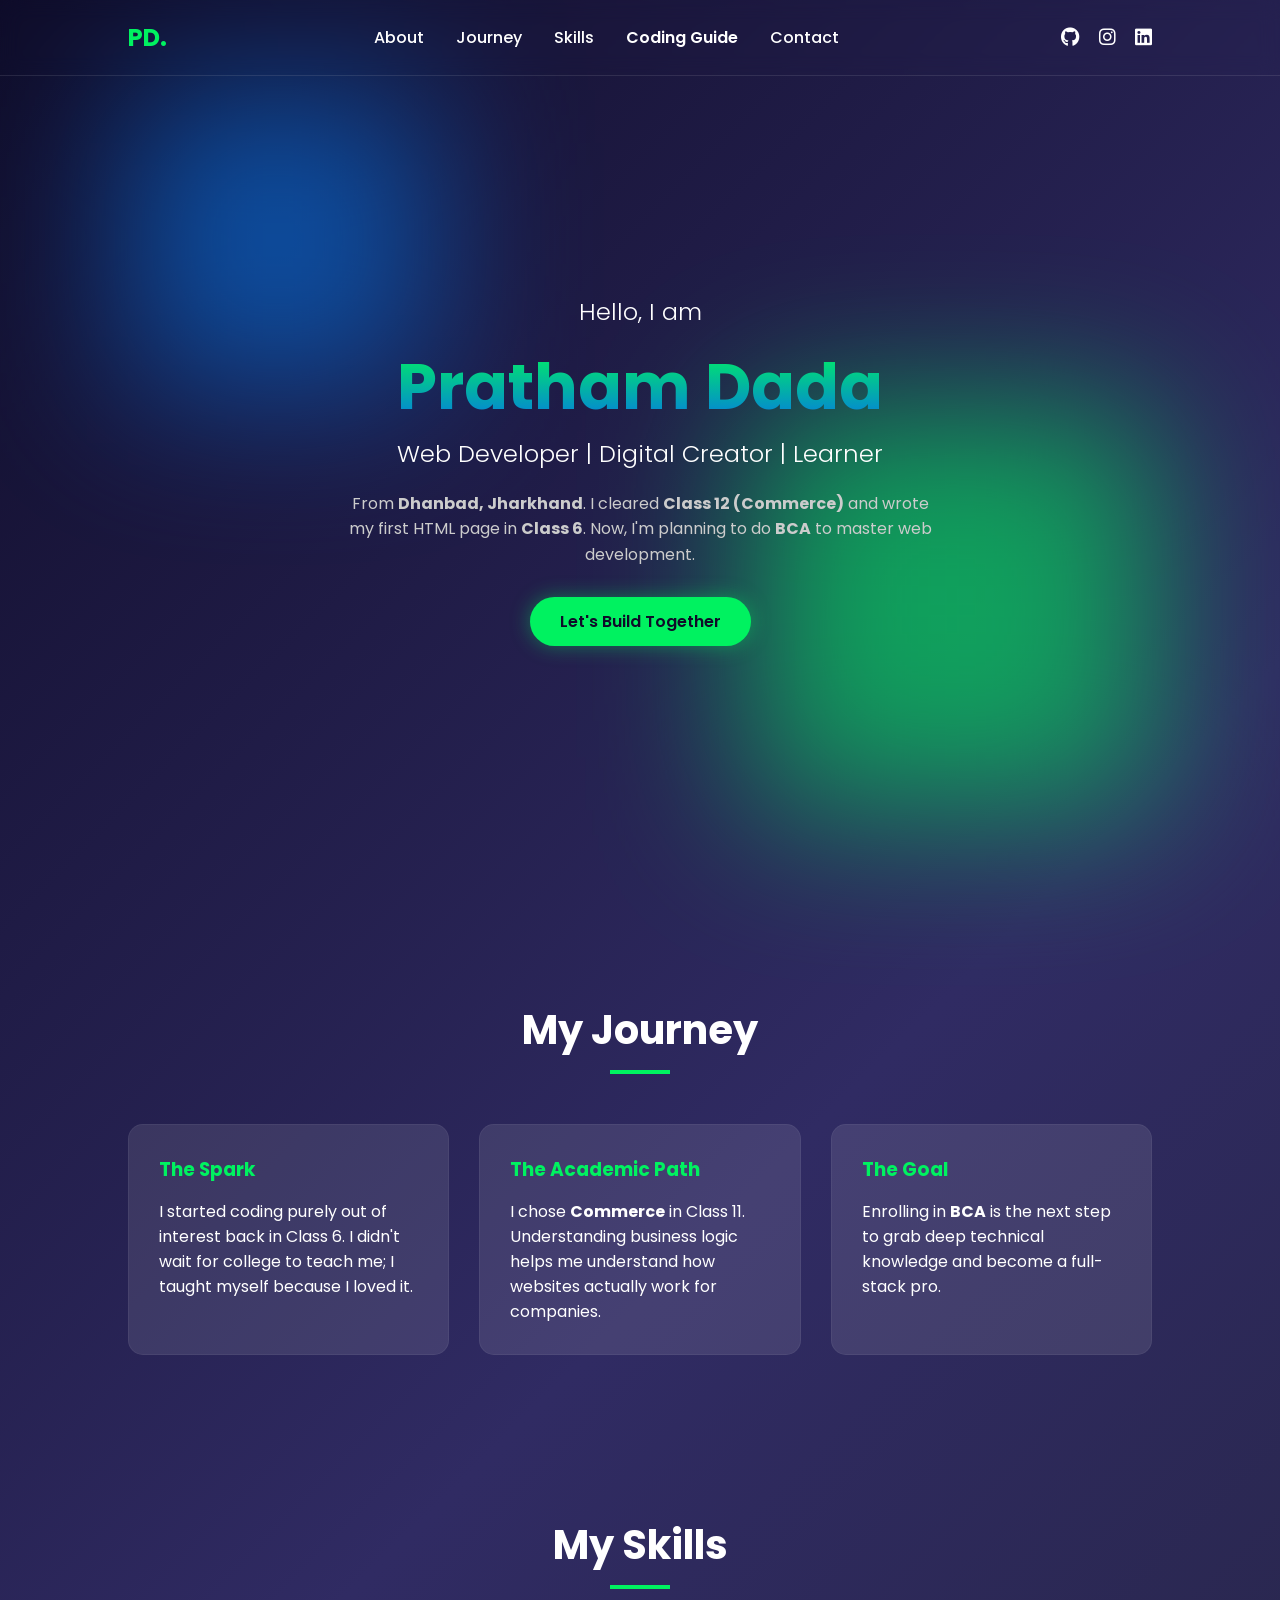
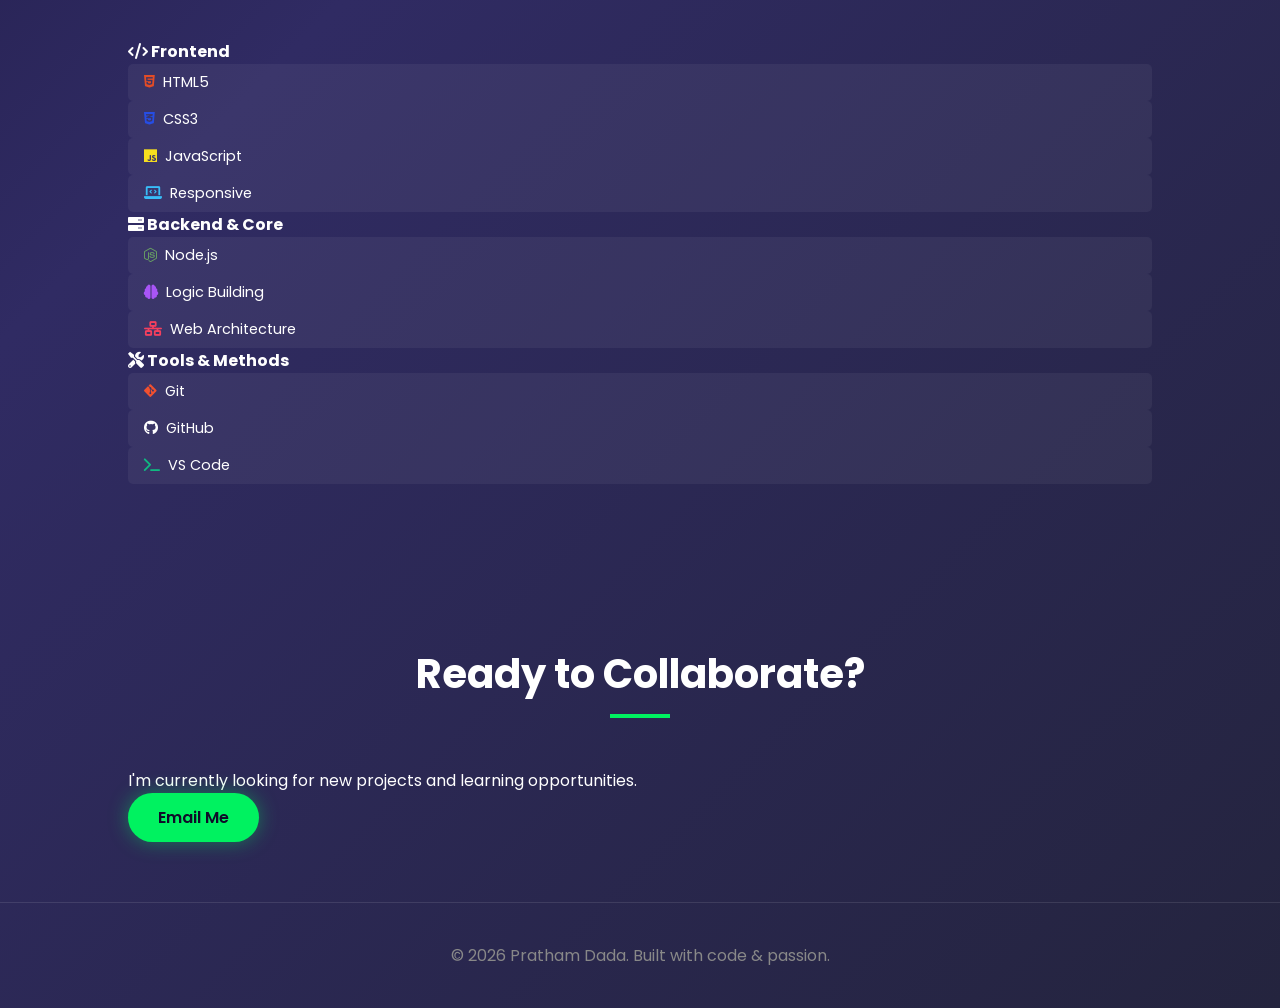
<file: index.html>
<!DOCTYPE html>
<html lang="en">
<head>
    <meta charset="UTF-8">
    <meta name="viewport" content="width=device-width, initial-scale=1.0">
    <title>Pratham Dada | Portfolio</title>
    
    <!-- Link to CSS -->
    <link rel="stylesheet" href="css/style.css">
    
    <!-- Google Fonts -->
    <link href="https://fonts.googleapis.com/css2?family=Poppins:wght@300;400;600;700&display=swap" rel="stylesheet">
    
    <!-- Font Awesome -->
    <link rel="stylesheet" href="https://cdnjs.cloudflare.com/ajax/libs/font-awesome/6.0.0/css/all.min.css">
</head>
<body>

    <!-- Background Blobs -->
    <div class="blob blob-1"></div>
    <div class="blob blob-2"></div>

    <!-- Navbar -->
    <nav>
        <div class="logo">PD.</div>
       <div class="nav-links">
    <a href="#about">About</a>
    <a href="#journey">Journey</a>
    <a href="#skills">Skills</a>
    <a href="learning.html" style="color: var(--accent-color); font-weight: 600;">Coding Guide</a>
    <a href="#contact">Contact</a>
</div>
        <div class="social-icons">
            <!-- REPLACE THE # WITH YOUR LINKS -->
            <a href="https://github.com/prathamdadaa" target="_blank"><i class="fab fa-github"></i></a>
            <a href="https://instagram.com/the_world_with_dada_since_2k25/" target="_blank"><i class="fab fa-instagram"></i></a>
            <a href="https://linkedin.com/in/pratham-dada-405029403/" target="_blank"><i class="fab fa-linkedin"></i></a>
        </div>
    </nav>

    <!-- Hero Section -->
    <section class="hero">
        <div class="hero-content">
            <h3>Hello, I am</h3>
            <h1>Pratham Dada</h1>
            <h3 id="typewriter">Web Developer | Digital Creator | Learner</h3>
            <p>
                From <strong>Dhanbad, Jharkhand</strong>. I cleared <strong>Class 12 (Commerce)</strong> and wrote my first HTML page in <strong>Class 6</strong>. 
                Now, I'm planning to do <strong>BCA</strong> to master web development.
            </p>
            <a href="#contact" class="cta-btn">Let's Build Together</a>
        </div>
    </section>

    <!-- About / Journey Section -->
    <section id="journey">
        <h2 class="section-title">My Journey</h2>
        <div class="card-grid">
            <div class="card reveal">
                <h3> The Spark </h3>
                <p>I started coding purely out of interest back in Class 6. I didn't wait for college to teach me; I taught myself because I loved it.</p>
            </div>
            <div class="card reveal">
                <h3> The Academic Path </h3>
                <p>I chose <strong>Commerce</strong> in Class 11. Understanding business logic helps me understand how websites actually work for companies.</p>
            </div>
            <div class="card reveal">
                <h3> The Goal </h3>
                <p>Enrolling in <strong>BCA</strong> is the next step to grab deep technical knowledge and become a full-stack pro.</p>
            </div>
        </div>
    </section>

    <!-- Skills Section -->
    <section id="skills">
        <h2 class="section-title">My Skills</h2>
        <div class="skills-grid">
            
            <!-- Frontend Card -->
            <div class="skill-category">
                <h4><i class="fa-solid fa-code"></i> Frontend</h4>
                <ul class="skill-list">
                    <li><i class="fa-brands fa-html5" style="color: #e34c26;"></i> HTML5</li>
                    <li><i class="fa-brands fa-css3-alt" style="color: #264de4;"></i> CSS3</li>
                    <li><i class="fa-brands fa-js" style="color: #f7df1e;"></i> JavaScript</li>
                    <li><i class="fa-solid fa-laptop-code" style="color: #38bdf8;"></i> Responsive</li>
                </ul>
            </div>

            <!-- Backend Card -->
            <div class="skill-category">
                <h4><i class="fa-solid fa-server"></i> Backend & Core</h4>
                <ul class="skill-list">
                    <li><i class="fa-brands fa-node-js" style="color: #68a063;"></i> Node.js</li>
                    <li><i class="fa-solid fa-brain" style="color: #a855f7;"></i> Logic Building</li>
                    <li><i class="fa-solid fa-network-wired" style="color: #f43f5e;"></i> Web Architecture</li>
                </ul>
            </div>

            <!-- Tools Card -->
            <div class="skill-category">
                <h4><i class="fa-solid fa-screwdriver-wrench"></i> Tools & Methods</h4>
                <ul class="skill-list">
                    <li><i class="fa-brands fa-git-alt" style="color: #f1502f;"></i> Git</li>
                    <li><i class="fa-brands fa-github" style="color: #ffffff;"></i> GitHub</li>
                    <li><i class="fa-solid fa-terminal" style="color: #10b981;"></i> VS Code</li>
                </ul>
            </div>

        </div>
    </section>
        

    <!-- Contact Section -->
    <section id="contact">
        <h2 class="section-title">Ready to Collaborate?</h2>
        <div class="contact-box reveal">
            <p>I'm currently looking for new projects and learning opportunities.</p>
            <a href="mailto:prathamdadaa@gmail.com" class="cta-btn">Email Me</a>
        </div>
    </section>

    <footer>
        <p>&copy; 2026 Pratham Dada. Built with code & passion.</p>
    </footer>

    <!-- Link to JS -->
    <script src="js/script.js"></script>
</body>
</html>
</file>
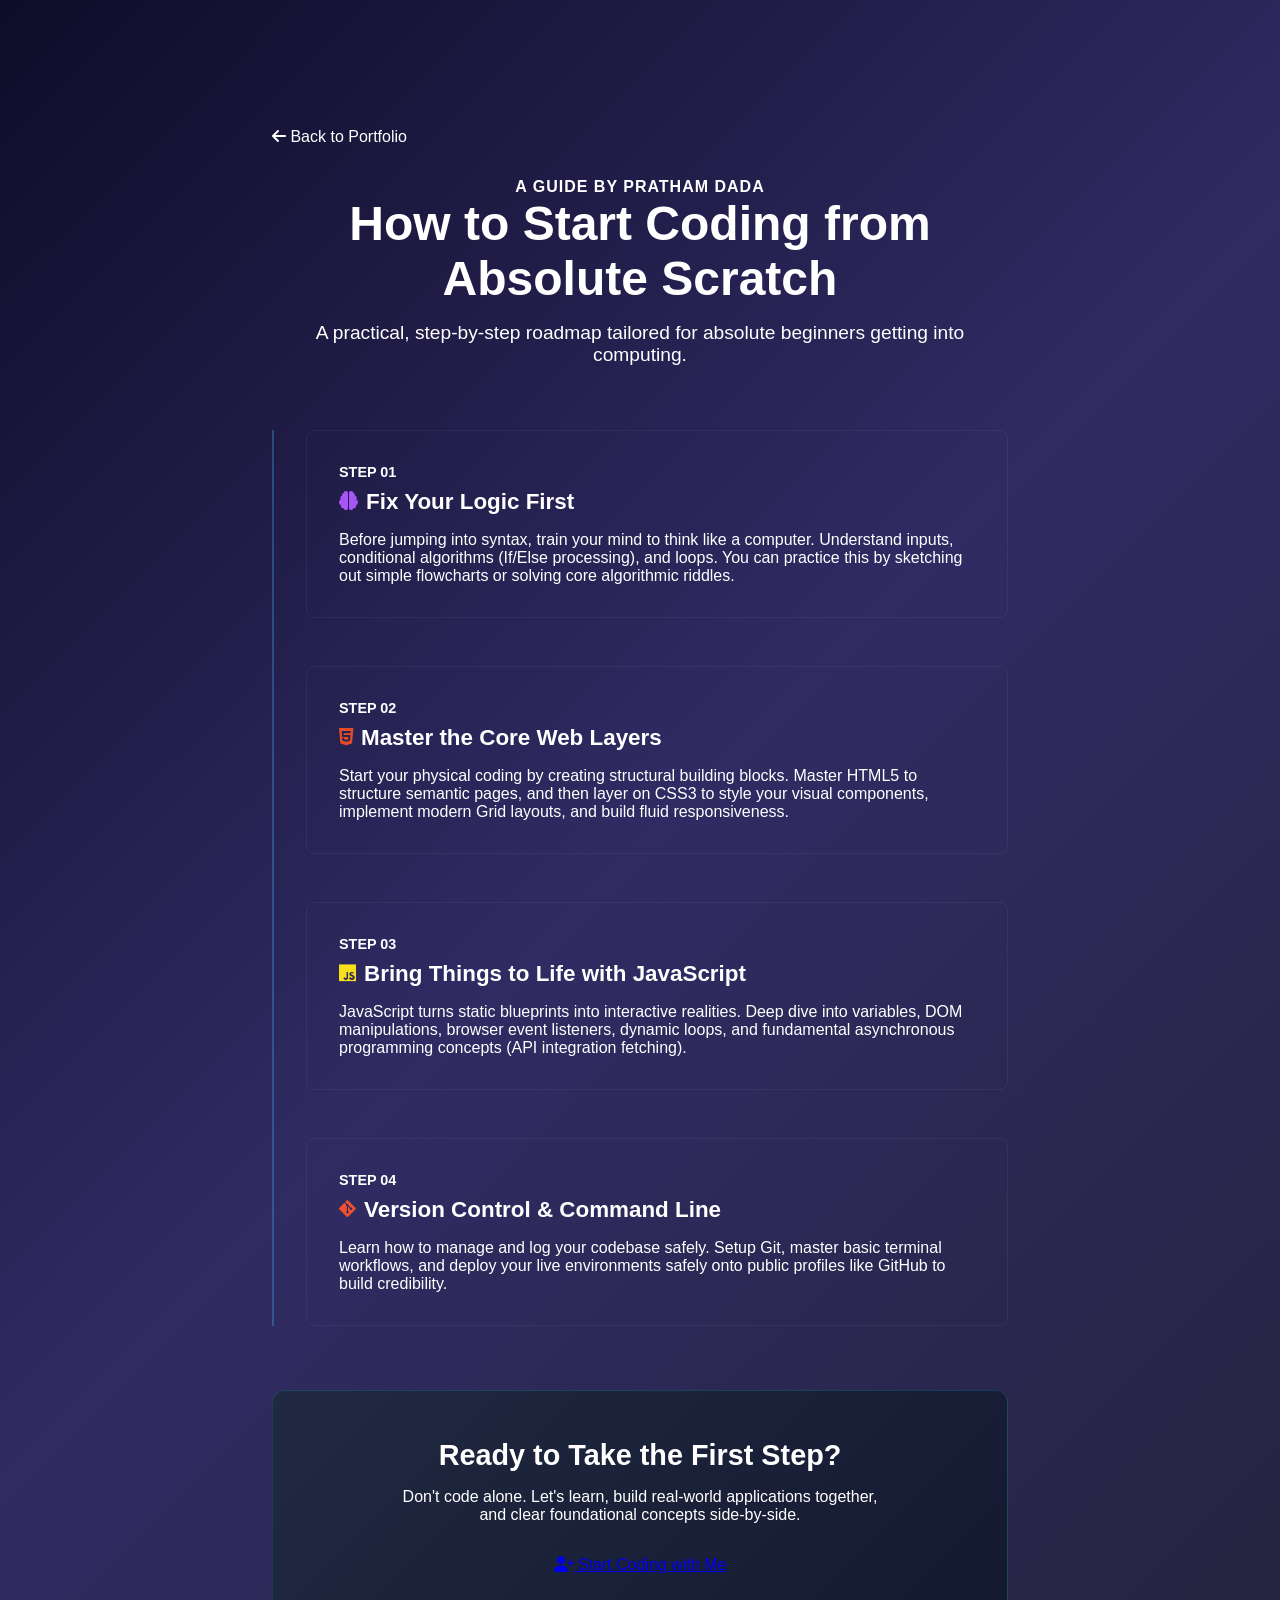
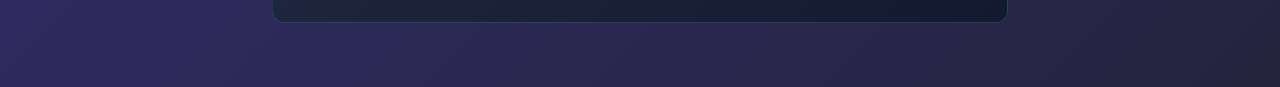
<file: learning.html>
<!DOCTYPE html>
<html lang="en">
<head>
    <meta charset="UTF-8">
    <meta name="viewport" content="width=device-width, initial-scale=1.0">
    <title>How to Start Coding | By Pratham Dada</title>
    <link rel="stylesheet" href="https://cdnjs.cloudflare.com/ajax/libs/font-awesome/6.4.0/css/all.min.css">
    <link rel="stylesheet" href="css/style.css">
    <style>
        /* Extra custom styles for the guide layout */
        .guide-container {
            max-width: 800px;
            margin: 0 auto;
            padding: 8rem 2rem 4rem 2rem;
        }
        .guide-header {
            text-align: center;
            margin-bottom: 4rem;
        }
        .guide-header h1 {
            font-size: 3rem;
            margin-bottom: 1rem;
        }
        .author-badge {
            color: var(--accent-color);
            font-weight: 600;
            letter-spacing: 1px;
            text-transform: uppercase;
        }
        .roadmap {
            position: relative;
            border-left: 2px solid rgba(56, 189, 248, 0.3);
            padding-left: 2rem;
            margin-bottom: 4rem;
        }
        .roadmap-step {
            position: relative;
            margin-bottom: 3rem;
            background: var(--card-bg);
            padding: 2rem;
            border-radius: 8px;
            border: 1px solid rgba(255, 255, 255, 0.05);
        }
        .roadmap-step::before {
            content: '';
            position: absolute;
            left: calc(-2rem - 7px);
            top: 2.2rem;
            width: 12px;
            height: 12px;
            border-radius: 50%;
            background-color: var(--accent-color);
            box-shadow: 0 0 10px var(--accent-color);
        }
        .step-num {
            font-size: 0.9rem;
            font-weight: 700;
            color: var(--accent-color);
            text-transform: uppercase;
        }
        .step-title {
            font-size: 1.4rem;
            margin: 0.5rem 0 1rem 0;
            display: flex;
            align-items: center;
            gap: 0.5rem;
        }
        .step-title i {
            font-size: 1.2rem;
        }
        .roadmap-step p {
            color: var(--text-muted);
        }
        .cta-container {
            text-align: center;
            background: linear-gradient(135deg, rgba(30, 41, 59, 0.8), rgba(15, 23, 42, 0.8));
            padding: 3rem 2rem;
            border-radius: 12px;
            border: 1px solid rgba(56, 189, 248, 0.2);
        }
        .cta-container h2 {
            font-size: 1.8rem;
            margin-bottom: 1rem;
        }
        .cta-container p {
            color: var(--text-muted);
            margin-bottom: 2rem;
            max-width: 500px;
            margin-left: auto;
            margin-right: auto;
        }
        .back-home {
            display: inline-block;
            margin-bottom: 2rem;
            color: var(--text-muted);
            text-decoration: none;
            transition: color 0.3s;
        }
        .back-home:hover {
            color: var(--accent-color);
        }
    </style>
</head>
<body>

    <div class="guide-container">
        <a href="index.html" class="back-home"><i class="fa-solid fa-arrow-left"></i> Back to Portfolio</a>

        <header class="guide-header">
            <span class="author-badge">A Guide by Pratham Dada</span>
            <h1>How to Start Coding from Absolute Scratch</h1>
            <p style="color: var(--text-muted); font-size: 1.2rem;">A practical, step-by-step roadmap tailored for absolute beginners getting into computing.</p>
        </header>

        <div class="roadmap">
            
            <div class="roadmap-step">
                <span class="step-num">Step 01</span>
                <h3 class="step-title"><i class="fa-solid fa-brain" style="color: #a855f7;"></i> Fix Your Logic First</h3>
                <p>Before jumping into syntax, train your mind to think like a computer. Understand inputs, conditional algorithms (If/Else processing), and loops. You can practice this by sketching out simple flowcharts or solving core algorithmic riddles.</p>
            </div>

            <div class="roadmap-step">
                <span class="step-num">Step 02</span>
                <h3 class="step-title"><i class="fa-brands fa-html5" style="color: #e34c26;"></i> Master the Core Web Layers</h3>
                <p>Start your physical coding by creating structural building blocks. Master HTML5 to structure semantic pages, and then layer on CSS3 to style your visual components, implement modern Grid layouts, and build fluid responsiveness.</p>
            </div>

            <div class="roadmap-step">
                <span class="step-num">Step 03</span>
                <h3 class="step-title"><i class="fa-brands fa-js" style="color: #f7df1e;"></i> Bring Things to Life with JavaScript</h3>
                <p>JavaScript turns static blueprints into interactive realities. Deep dive into variables, DOM manipulations, browser event listeners, dynamic loops, and fundamental asynchronous programming concepts (API integration fetching).</p>
            </div>

            <div class="roadmap-step">
                <span class="step-num">Step 04</span>
                <h3 class="step-title"><i class="fa-brands fa-git-alt" style="color: #f1502f;"></i> Version Control & Command Line</h3>
                <p>Learn how to manage and log your codebase safely. Setup Git, master basic terminal workflows, and deploy your live environments safely onto public profiles like GitHub to build credibility.</p>
            </div>

        </div>

        <div class="cta-container">
            <h2>Ready to Take the First Step?</h2>
            <p>Don't code alone. Let's learn, build real-world applications together, and clear foundational concepts side-by-side.</p>
            <a href="index.html#contact" class="btn">
                <i class="fa-solid fa-user-plus"></i> Start Coding with Me
            </a>
        </div>
    </div>

</body>
</html>
</file>
<file: css/style.css>
:root {
    --primary: #00f260;
    --secondary: #0575e6;
    --bg-dark: #0f0c29;
    --bg-gradient: linear-gradient(135deg, #0f0c29, #302b63, #24243e);
    --text-white: #ffffff;
    --glass: rgba(255, 255, 255, 0.1);
}

* {
    margin: 0;
    padding: 0;
    box-sizing: border-box;
    font-family: 'Poppins', sans-serif;
    scroll-behavior: smooth;
}

body {
    background: var(--bg-gradient);
    color: var(--text-white);
    overflow-x: hidden;
    width: 100%;
}

/* --- Background Blobs --- */
.blob {
    position: absolute;
    filter: blur(80px);
    z-index: -1;
    opacity: 0.6;
    animation: moveBlob 10s infinite alternate;
}

.blob-1 { 
    top: 10%; 
    left: 10%; 
    width: 300px; 
    height: 300px; 
    background: var(--secondary); 
}

.blob-2 { 
    bottom: 10%; 
    right: 10%; 
    width: 400px; 
    height: 400px; 
    background: var(--primary); 
    animation-delay: -5s; 
}

@keyframes moveBlob {
    0% { transform: translate(0, 0) scale(1); }
    100% { transform: translate(20px, 40px) scale(1.1); }
}

/* --- Navigation Layout --- */
nav {
    display: flex;
    justify-content: space-between;
    align-items: center;
    padding: 20px 10%;
    position: fixed;
    width: 100%;
    top: 0;
    left: 0;
    z-index: 1000;
    backdrop-filter: blur(10px);
    -webkit-backdrop-filter: blur(10px); /* Safari support */
    border-bottom: 1px solid var(--glass);
    flex-wrap: wrap; /* Allows wrapping on small screens */
    gap: 15px;
}

.logo { 
    font-size: 1.5rem; 
    font-weight: 700; 
    color: var(--primary); 
}

.nav-links {
    display: flex;
    gap: 2rem;
    align-items: center;
}

.nav-links a {
    color: var(--text-white); /* Fixed broken variable */
    text-decoration: none;
    font-weight: 500;
    transition: color 0.3s ease;
}

.nav-links a:hover {
    color: var(--primary); /* Fixed broken variable */
}

.social-icons a {
    color: var(--text-white);
    font-size: 1.2rem;
    margin-left: 15px;
    transition: 0.3s;
}

.social-icons a:hover { 
    color: var(--primary); 
    transform: translateY(-3px); 
}

/* --- Hero Section --- */
.hero {
    min-height: 100vh; /* Changed to min-height for better dynamic scaling */
    display: flex;
    align-items: center;
    justify-content: center;
    text-align: center;
    padding: 100px 20px 60px 20px; /* Prevent header overlap */
}

.hero-content h1 {
    font-size: 4rem;
    margin-bottom: 10px;
    background: -webkit-linear-gradient(#00f260, #0575e6);
    -webkit-background-clip: text;
    -webkit-text-fill-color: transparent;
    line-height: 1.2;
}

.hero-content h3 { 
    font-size: 1.5rem; 
    font-weight: 300; 
    margin-bottom: 20px; 
}

.hero-content p {
    font-size: 1rem;
    max-width: 600px;
    margin: 0 auto 30px auto;
    color: #ccc;
    line-height: 1.6;
}

.cta-btn {
    display: inline-block;
    padding: 12px 30px;
    background: var(--primary);
    color: var(--bg-dark);
    border-radius: 30px;
    text-decoration: none;
    font-weight: 600;
    transition: 0.3s;
    box-shadow: 0 0 20px rgba(0, 242, 96, 0.4);
}

.cta-btn:hover { 
    background: #fff; 
    box-shadow: 0 0 30px rgba(0, 242, 96, 0.8); 
    transform: translateY(-2px);
}

/* --- General Sections --- */
section { 
    padding: 100px 10% 60px 10%; 
}

.section-title {
    font-size: 2.5rem;
    text-align: center;
    margin-bottom: 50px;
}

.section-title::after {
    content: '';
    display: block;
    width: 60px;
    height: 4px;
    background: var(--primary);
    margin: 10px auto 0;
}

/* --- Responsive Auto-Adjusting Grid --- */
.card-grid {
    display: grid;
    /* Browser automatically calculates columns perfectly per resolution */
    grid-template-columns: repeat(auto-fit, minmax(280px, 1fr));
    gap: 30px;
    width: 100%;
}

.card {
    background: var(--glass);
    padding: 30px;
    border-radius: 15px;
    border: 1px solid rgba(255, 255, 255, 0.05);
    transition: 0.4s;
}

.card:hover { 
    transform: translateY(-10px); 
    background: rgba(255, 255, 255, 0.15); 
    box-shadow: 0 10px 20px rgba(0, 0, 0, 0.2);
}

.card h3 { 
    margin-bottom: 15px; 
    color: var(--primary); 
}

/* --- Skills Layout Elements --- */
.skill-tags { 
    display: flex; 
    flex-wrap: wrap; 
    gap: 10px; 
    margin-top: 15px; 
}

.skill-list li {
    background-color: rgba(255, 255, 255, 0.05);
    padding: 0.5rem 1rem;
    border-radius: 5px;
    font-size: 0.9rem;
    transition: background 0.3s;
    
    /* Aligns icons perfectly with text */
    display: flex;
    align-items: center;
    gap: 0.5rem; 
}

.skill-list li:hover {
    background-color: rgba(0, 242, 96, 0.1);
}

.tag {
    background: rgba(255,255,255,0.05);
    padding: 6px 16px;
    border-radius: 20px;
    font-size: 0.8rem;
    border: 1px solid var(--primary);
    display: flex;
    align-items: center;
    gap: 0.5rem;
    transition: background 0.3s;
}

.tag:hover {
    background: rgba(0, 242, 96, 0.15);
}

/* --- Footer --- */
footer { 
    text-align: center; 
    padding: 40px 20px; 
    border-top: 1px solid var(--glass); 
    color: #888; 
}

/* --- Scroll Reveal Defaults --- */
.reveal { 
    opacity: 0; 
    transform: translateY(30px); 
    transition: 0.8s ease; 
}

.reveal.active { 
    opacity: 1; 
    transform: translateY(0); 
}

/* ==========================================================================
   GLOBAL RESPONSIVE MEDIA QUERIES (Auto-adjusts for different devices)
   ========================================================================== */

/* Tablets & Small Screen Devices (e.g., iPads) */
@media (max-width: 992px) {
    nav {
        padding: 15px 5%;
    }
    section {
        padding: 80px 5% 40px 5%;
    }
}

/* Mobile Devices & Smartphones (e.g., iPhones, Android phones) */
@media (max-width: 768px) {
    nav {
        justify-content: center; /* Center links on mobile */
        padding: 15px 20px;
    }

    .nav-links {
        gap: 1.2rem;
        font-size: 0.95rem;
    }

    .social-icons {
        display: none; /* Keeps layout clean on extremely small viewpoints */
    }

    .hero-content h1 { 
        font-size: 2.5rem; 
    }

    .hero-content h3 {
        font-size: 1.2rem;
    }

    .section-title {
        font-size: 2rem;
    }
    
    .card {
        padding: 20px; /* Saves real estate inside container blocks */
    }
}

/* Ultra-Small viewports (Compact Phones) */
@media (max-width: 400px) {
    .nav-links {
        gap: 0.8rem;
        font-size: 0.85rem;
    }
    
    .hero-content h1 {
        font-size: 2rem;
    }
}
</file>
